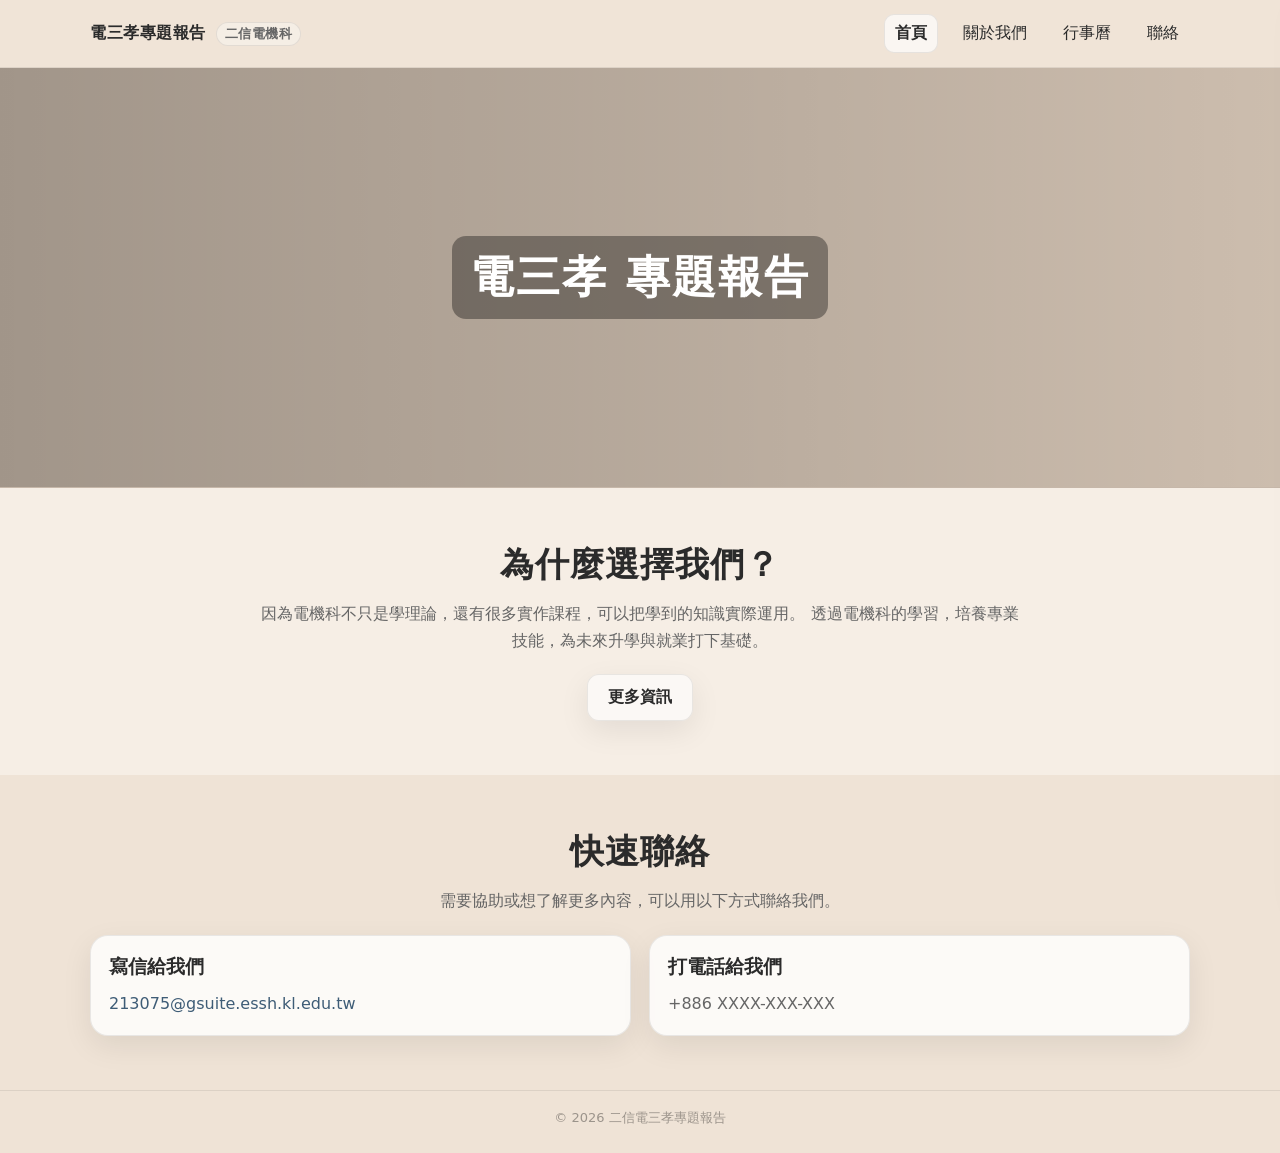
<file: index.html>
<!doctype html>
<html lang="zh-Hant">
<head>
  <meta charset="utf-8"/>
  <meta name="viewport" content="width=device-width, initial-scale=1"/>
  <title>電三孝專題報告｜首頁</title>
  <meta property="og:title" content="電三孝專題報告｜首頁">
  <meta property="og:description" content="丙級與乙級學科題庫線上測驗系統介紹與聯絡資訊。">
  <meta property="og:type" content="website">
  <meta property="og:url" content="https://tim-213075.github.io/2026-1-9-T3B-project-site/">
  <meta property="og:image" content="https://tim-213075.github.io/2026-1-9-T3B-project-site/assets/img/OG.png">
  <link rel="stylesheet" href="assets/css/style.css"/>
</head>
<body>

<header>
  <div class="container navbar">
    <div class="brand">
      <span>電三孝專題報告</span>
      <small>二信電機科</small>
    </div>

    <nav class="navlinks" data-nav>
      <a href="index.html">首頁</a>
      <a href="about.html">關於我們</a>
      <a href="calendar.html">行事曆</a>
      <a href="contact.html">聯絡</a>
    </nav>

    <button class="burger" data-burger>☰ 選單</button>
  </div>
</header>

<div class="drawer-backdrop" data-backdrop></div>
<aside class="drawer" data-drawer>
  <div class="drawer-top">
    <button class="drawer-close" data-close>✕ 選單</button>
  </div>
  <nav data-nav>
    <a href="index.html">首頁</a>
    <a href="about.html">關於我們</a>
    <a href="calendar.html">行事曆</a>
    <a href="contact.html">聯絡</a>
  </nav>
</aside>

<section class="hero">
  <div class="hero-content">
    <div class="hero-title">電三孝 專題報告</div>
  </div>
</section>

<section class="section">
  <div class="container">
    <h2>為什麼選擇我們？</h2>
    <p class="lead">
      因為電機科不只是學理論，還有很多實作課程，可以把學到的知識實際運用。
      透過電機科的學習，培養專業技能，為未來升學與就業打下基礎。
    </p>
    <div class="center">
      <a class="btn" href="about.html">更多資訊</a>
    </div>
  </div>
</section>

<section class="section alt">
  <div class="container">
    <h2>快速聯絡</h2>
    <p class="lead">需要協助或想了解更多內容，可以用以下方式聯絡我們。</p>

    <div class="grid">
      <div class="card">
        <h3>寫信給我們</h3>
        <p>
          <a href="mailto:213075@gsuite.essh.kl.edu.tw">213075@gsuite.essh.kl.edu.tw</a>
        </p>
      </div>
      <div class="card">
        <h3>打電話給我們</h3>
        <p>+886 XXXX-XXX-XXX</p>
      </div>
    </div>
  </div>
</section>

<footer>© 2026 二信電三孝專題報告</footer>
<script src="assets/js/main.js"></script>
</body>
</html>
</file>
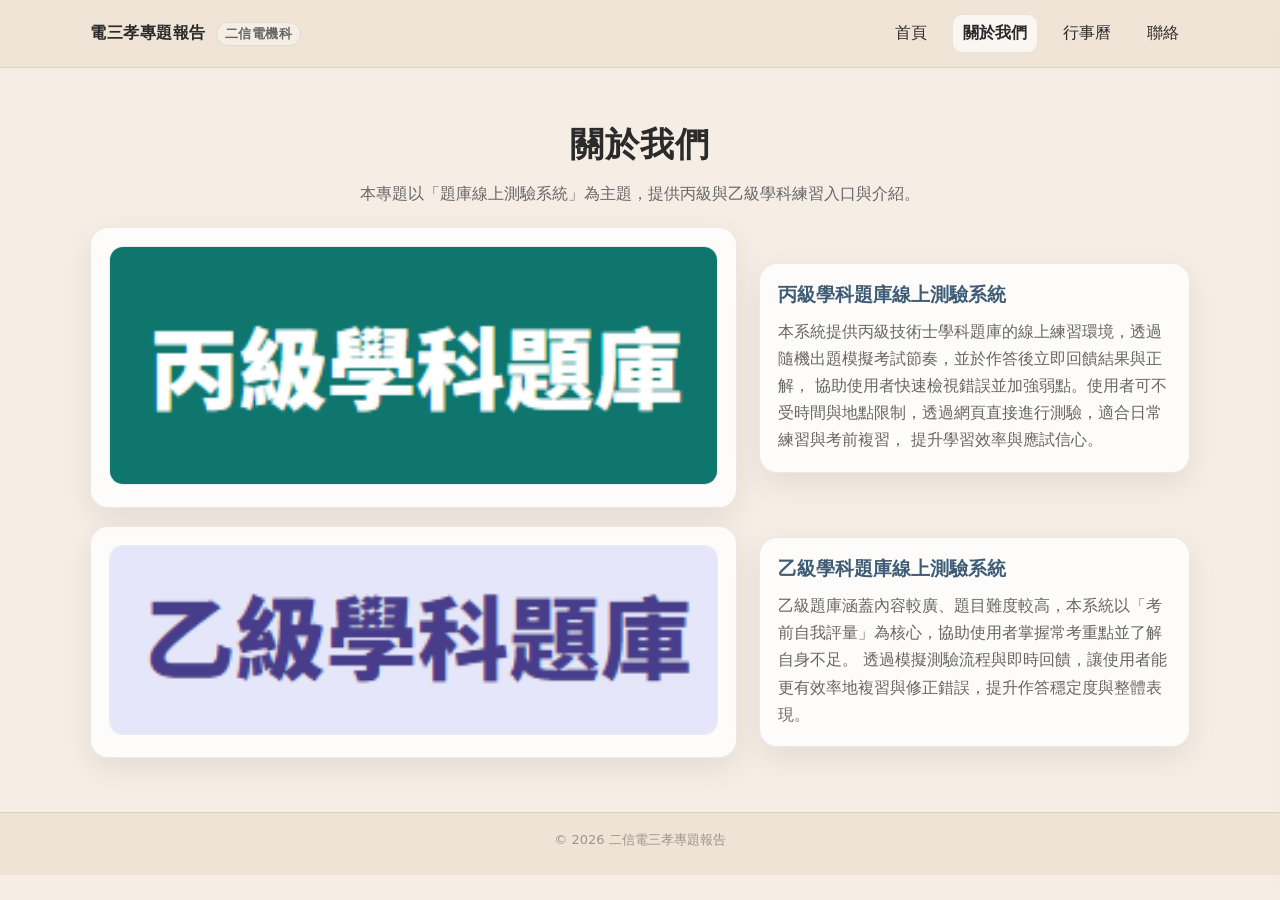
<file: about.html>
<!doctype html>
<html lang="zh-Hant">
<head>
  <meta charset="utf-8"/>
  <meta name="viewport" content="width=device-width, initial-scale=1"/>
  <title>電三孝專題報告｜關於我們</title>
  <link rel="stylesheet" href="assets/css/style.css"/>
</head>
<body>

<header>
  <div class="container navbar">
    <div class="brand">
      <span>電三孝專題報告</span>
      <small>二信電機科</small>
    </div>

    <nav class="navlinks" data-nav>
      <a href="index.html">首頁</a>
      <a href="about.html">關於我們</a>
      <a href="calendar.html">行事曆</a>
      <a href="contact.html">聯絡</a>
    </nav>

    <button class="burger" data-burger>☰ 選單</button>
  </div>
</header>

<div class="drawer-backdrop" data-backdrop></div>
<aside class="drawer" data-drawer>
  <div class="drawer-top">
    <button class="drawer-close" data-close>✕ 選單</button>
  </div>
  <nav data-nav>
    <a href="index.html">首頁</a>
    <a href="about.html">關於我們</a>
    <a href="calendar.html">行事曆</a>
    <a href="contact.html">聯絡</a>
  </nav>
</aside>

<section class="section">
  <div class="container">
    <h2>關於我們</h2>
    <p class="lead">本專題以「題庫線上測驗系統」為主題，提供丙級與乙級學科練習入口與介紹。</p>

    <div class="split">
      <div class="card">
        <img src="assets/img/B.png">
      </div>
      <div class="card">
        <h3>
          <a href="https://onlinetest.tw/btest/" target="_blank" rel="noreferrer">
            丙級學科題庫線上測驗系統
          </a>
        </h3>
        <p>
          本系統提供丙級技術士學科題庫的線上練習環境，透過隨機出題模擬考試節奏，並於作答後立即回饋結果與正解，
          協助使用者快速檢視錯誤並加強弱點。使用者可不受時間與地點限制，透過網頁直接進行測驗，適合日常練習與考前複習，
          提升學習效率與應試信心。
        </p>
      </div>
    </div>

    <div class="split" style="margin-top:18px;">
      <div class="card">
        <img src="assets/img/E.png">
      </div>
      <div class="card">
        <h3>
          <a href="https://onlinetest.tw/etest/" target="_blank" rel="noreferrer">
            乙級學科題庫線上測驗系統
          </a>
        </h3>
        <p>
          乙級題庫涵蓋內容較廣、題目難度較高，本系統以「考前自我評量」為核心，協助使用者掌握常考重點並了解自身不足。
          透過模擬測驗流程與即時回饋，讓使用者能更有效率地複習與修正錯誤，提升作答穩定度與整體表現。
        </p>
      </div>
    </div>

  </div>
</section>

<footer>© 2026 二信電三孝專題報告</footer>
<script src="assets/js/main.js"></script>
</body>
</html>
</file>
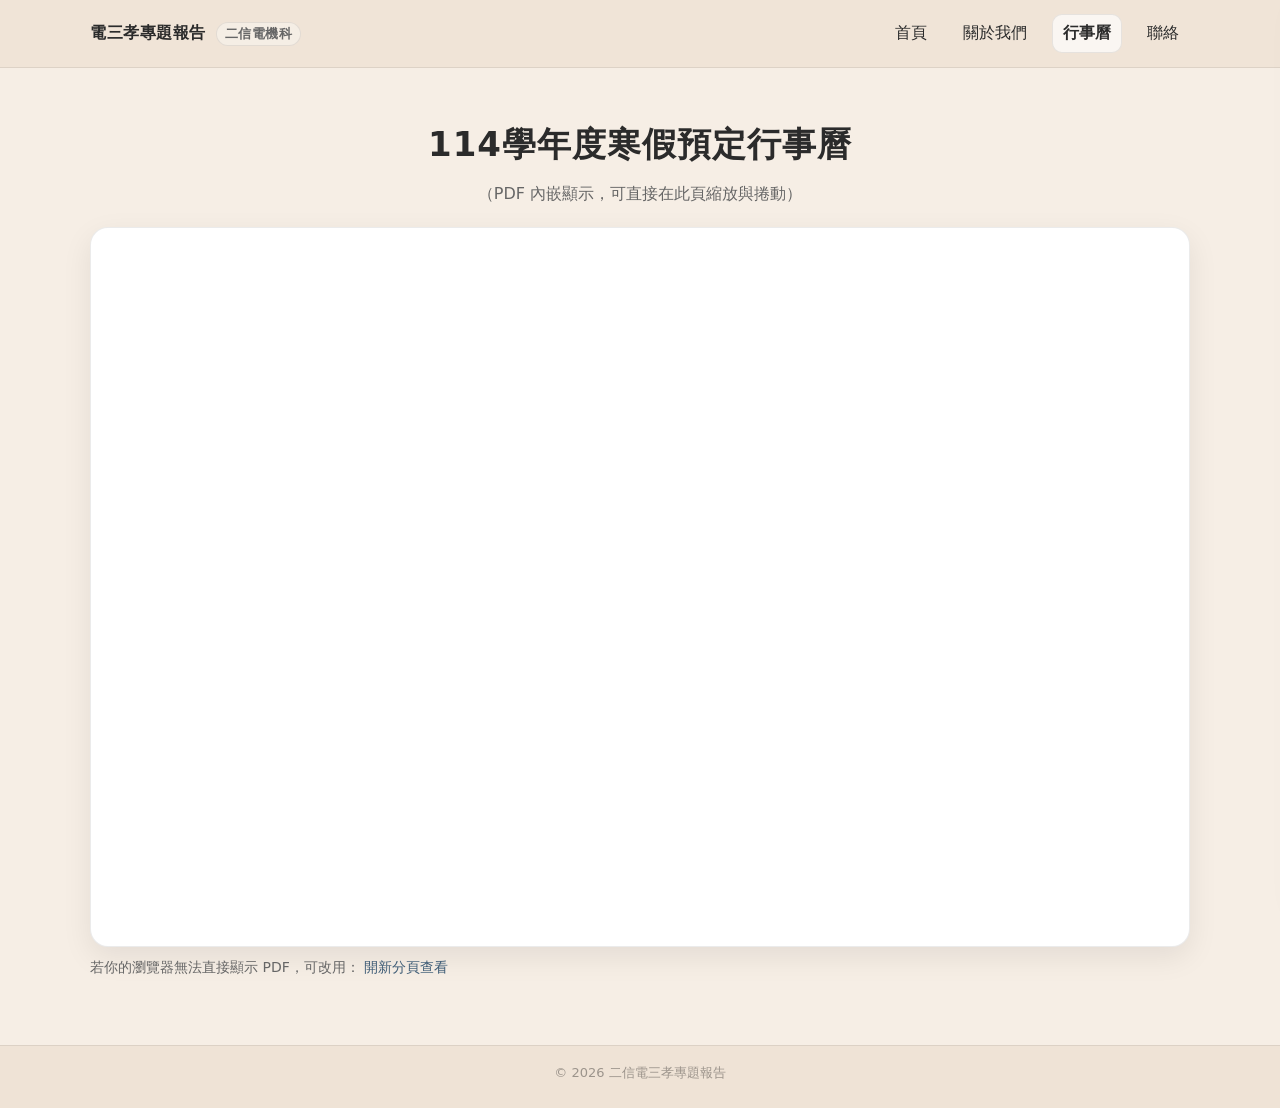
<file: calendar.html>
<!doctype html>
<html lang="zh-Hant">
<head>
  <meta charset="utf-8"/>
  <meta name="viewport" content="width=device-width, initial-scale=1"/>
  <title>電三孝專題報告｜行事曆</title>
  <link rel="stylesheet" href="assets/css/style.css"/>
</head>
<body>

<header>
  <div class="container navbar">
    <div class="brand">
      <span>電三孝專題報告</span>
      <small>二信電機科</small>
    </div>

    <nav class="navlinks" data-nav>
      <a href="index.html">首頁</a>
      <a href="about.html">關於我們</a>
      <a href="calendar.html">行事曆</a>
      <a href="contact.html">聯絡</a>
    </nav>

    <button class="burger" data-burger>☰ 選單</button>
  </div>
</header>

<div class="drawer-backdrop" data-backdrop></div>
<aside class="drawer" data-drawer>
  <div class="drawer-top">
    <button class="drawer-close" data-close>✕ 選單</button>
  </div>
  <nav data-nav>
    <a href="index.html">首頁</a>
    <a href="about.html">關於我們</a>
    <a href="calendar.html">行事曆</a>
    <a href="contact.html">聯絡</a>
  </nav>
</aside>

<section class="section page-calendar">
  <div class="container">
    <h2>114學年度寒假預定行事曆</h2>
    <p class="lead">（PDF 內嵌顯示，可直接在此頁縮放與捲動）</p>

    <div class="pdf-full">
      <iframe
        class="pdf-frame"
        src="assets/docs/calendar.pdf#zoom=page-fit"
        title="114學年度寒假預定行事曆 PDF"
      ></iframe>
    </div>

    <p class="pdf-fallback">
      若你的瀏覽器無法直接顯示 PDF，可改用：
      <a href="assets/docs/calendar.pdf" target="_blank" rel="noreferrer">開新分頁查看</a>
    </p>
  </div>
</section>

<footer>© 2026 二信電三孝專題報告</footer>
<script src="assets/js/main.js"></script>
</body>
</html>
</file>
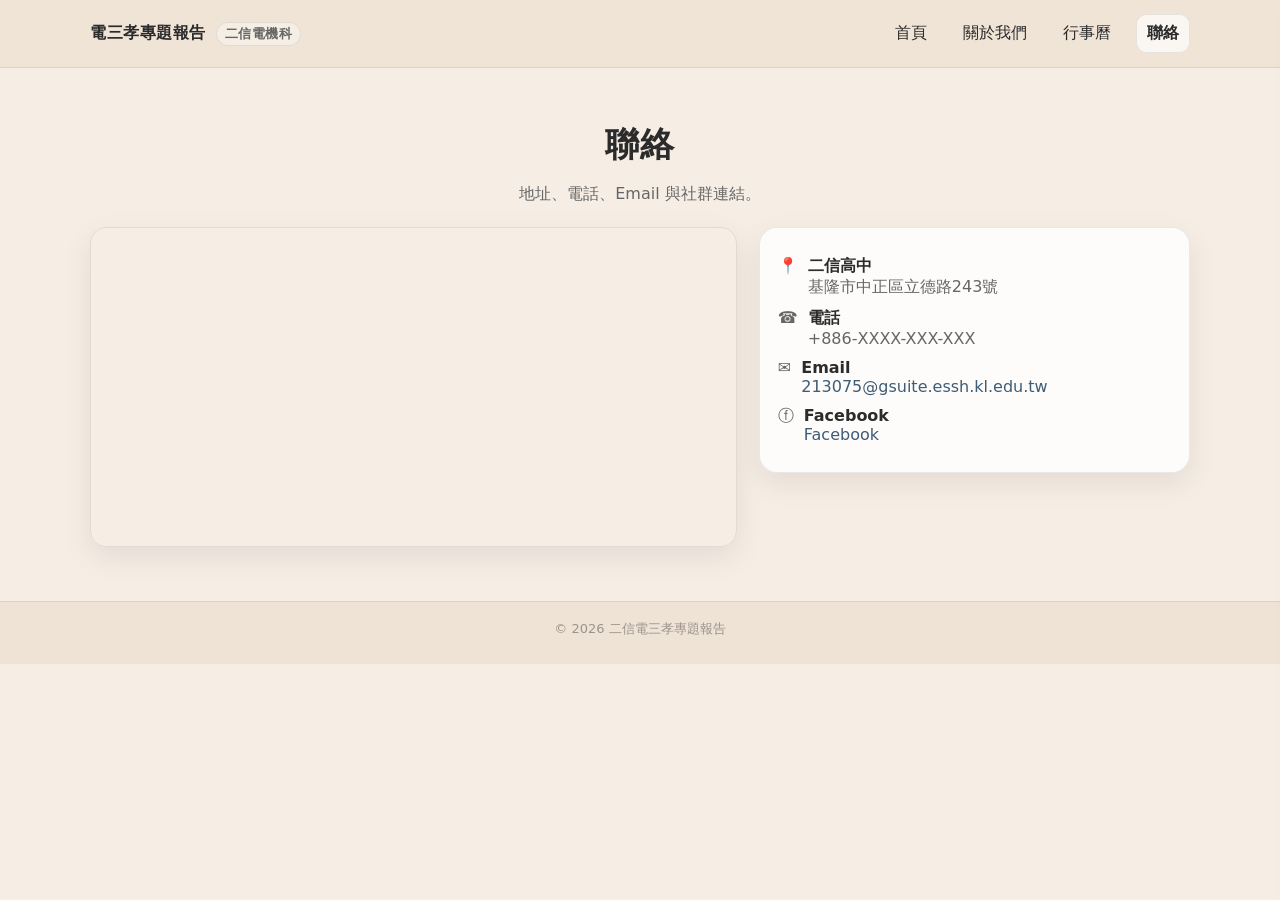
<file: contact.html>
<!doctype html>
<html lang="zh-Hant">
<head>
  <meta charset="utf-8"/>
  <meta name="viewport" content="width=device-width, initial-scale=1"/>
  <title>電三孝專題報告｜聯絡</title>
  <link rel="stylesheet" href="assets/css/style.css"/>
</head>
<body>

<header>
  <div class="container navbar">
    <div class="brand">
      <span>電三孝專題報告</span>
      <small>二信電機科</small>
    </div>

    <nav class="navlinks" data-nav>
      <a href="index.html">首頁</a>
      <a href="about.html">關於我們</a>
      <a href="calendar.html">行事曆</a>
      <a href="contact.html">聯絡</a>
    </nav>

    <button class="burger" data-burger>☰ 選單</button>
  </div>
</header>

<div class="drawer-backdrop" data-backdrop></div>
<aside class="drawer" data-drawer>
  <div class="drawer-top">
    <button class="drawer-close" data-close>✕ 選單</button>
  </div>
  <nav data-nav>
    <a href="index.html">首頁</a>
    <a href="about.html">關於我們</a>
    <a href="calendar.html">行事曆</a>
    <a href="contact.html">聯絡</a>
  </nav>
</aside>

<section class="section">
  <div class="container">
    <h2>聯絡</h2>
    <p class="lead">地址、電話、Email 與社群連結。</p>

    <div class="contact-wrap">
      <div class="map">
        <iframe
          src="https://www.google.com/maps/embed?pb=!1m18!1m12!1m3!1d34368.90207647572!2d121.73683865480993!3d25.115878049402664!2m3!1f0!2f0!3f0!3m2!1i1024!2i768!4f13.1!3m3!1m2!1s0x345d4fa979f91ba9%3A0x71f790a082624553!2z5Z-66ZqG5biC56eB56uL5LqM5L-h6auY57Sa5Lit5a24!5e0!3m2!1szh-TW!2stw!4v1767855159577!5m2!1szh-TW!2stw"
          width="100%" height="100%" style="border:0;"
          allowfullscreen="" loading="lazy"
          referrerpolicy="no-referrer-when-downgrade"></iframe>
      </div>

      <div class="info">
        <div class="item">📍 <div><strong>二信高中</strong><br>基隆市中正區立德路243號</div></div>
        <div class="item">☎️ <div><strong>電話</strong><br>+886-XXXX-XXX-XXX</div></div>
        <div class="item">✉️ <div><strong>Email</strong><br>
          <a href="mailto:213075@gsuite.essh.kl.edu.tw">213075@gsuite.essh.kl.edu.tw</a>
        </div></div>
        <div class="item">ⓕ <div><strong>Facebook</strong><br>
          <a href="https://www.facebook.com/EsshEED" target="_blank" rel="noreferrer">Facebook</a>
        </div></div>
      </div>
    </div>
  </div>
</section>

<footer>© 2026 二信電三孝專題報告</footer>
<script src="assets/js/main.js"></script>
</body>
</html>
</file>
<file: assets/css/style.css>
:root{
  --bg: #efe3d6;        
  --bg2:#f6eee5;        
  --text:#2b2b2b;       
  --muted:#666;
  --accent:#3e5c76;     
  --card:#ffffffcc;
  --shadow: 0 10px 30px rgba(0,0,0,.08);
  --border: rgba(0,0,0,.08);
}

*{ box-sizing:border-box; }
html,body{ margin:0; padding:0; font-family: system-ui, -apple-system, "Noto Sans TC", Arial; color:var(--text); background:var(--bg2); }

a{ color: var(--accent); text-decoration: none; }
a:hover{ text-decoration: underline; }

.container{ width:min(1100px, 92vw); margin:0 auto; }

header{
  position: sticky;
  top:0;
  z-index: 50;
  background: rgba(239,227,214,.92);
  backdrop-filter: blur(10px);
  border-bottom: 1px solid var(--border);
}

.navbar{
  display:flex;
  align-items:center;
  justify-content:space-between;
  gap:16px;
  padding: 14px 0;
}

.brand{
  display:flex;
  align-items:center;
  gap:10px;
  font-weight:800;
  letter-spacing:.5px;
}
.brand small{
  display:inline-block;
  padding:2px 8px;
  border: 1px solid var(--border);
  border-radius: 999px;
  font-weight:600;
  color:var(--muted);
  background: rgba(255,255,255,.35);
}

.navlinks{
  display:flex;
  align-items:center;
  gap:14px;
}

.navlinks a{
  padding:8px 10px;
  border-radius: 10px;
  color: var(--text);
  border: 1px solid transparent;
}
.navlinks a:hover{
  background: rgba(255,255,255,.45);
  border-color: var(--border);
}
.navlinks a.active{
  background: rgba(255,255,255,.65);
  border-color: var(--border);
  font-weight:700;
}

.burger{
  display:none;
  border:1px solid var(--border);
  background: rgba(255,255,255,.45);
  border-radius: 10px;
  padding:8px 10px;
  cursor:pointer;
}

.drawer-backdrop{
  position: fixed;
  inset:0;
  background: rgba(0,0,0,.35);
  display:none;
  z-index: 90;
}
.drawer{
  position: fixed;
  top:0; right:-320px;
  width: 300px;
  height: 100vh;
  background: rgba(239,227,214,.98);
  border-left: 1px solid var(--border);
  box-shadow: var(--shadow);
  transition: right .25s ease;
  z-index: 100;
  padding: 14px;
}
.drawer.open{ right:0; }
.drawer-backdrop.show{ display:block; }

.drawer-top{
  display:flex;
  justify-content:flex-end;
}
.drawer-close{
  border:1px solid var(--border);
  background: rgba(255,255,255,.55);
  border-radius: 10px;
  padding: 8px 10px;
  cursor:pointer;
}
.drawer a{
  display:block;
  padding: 12px 10px;
  border-radius: 12px;
  color: var(--text);
  margin-top: 6px;
  border: 1px solid transparent;
}
.drawer a:hover{
  background: rgba(255,255,255,.55);
  border-color: var(--border);
}

.hero{
  position: relative;
  height: 420px;
  background: center/cover no-repeat;
  background-color: #d7c7b7;
  border-bottom: 1px solid var(--border);
}
.hero::after{
  content:"";
  position:absolute;
  inset:0;
  background: linear-gradient(90deg, rgba(0,0,0,.25), rgba(0,0,0,.05));
}
.hero-content{
  position:absolute;
  inset:0;
  display:flex;
  align-items:center;
  justify-content:center;
  text-align:center;
  padding: 20px;
  z-index: 2;
}
.hero-title{
  display:inline-block;
  padding: 12px 18px;
  border-radius: 14px;
  background: rgba(0,0,0,.35);
  color: #fff;
  font-size: clamp(28px, 4vw, 44px);
  font-weight: 900;
  letter-spacing: 2px;
}

.section{
  padding: 54px 0;
  background: var(--bg2);
}
.section.alt{
  background: var(--bg);
}
.section h2{
  margin:0 0 12px;
  text-align:center;
  font-size: 34px;
  letter-spacing: 1px;
}
.section p.lead{
  margin:0 auto 20px;
  text-align:center;
  color: var(--muted);
  width: min(760px, 92vw);
  line-height: 1.7;
}

.btn{
  display:inline-block;
  padding: 12px 20px;
  border-radius: 12px;
  border: 1px solid var(--border);
  background: rgba(255,255,255,.6);
  color: var(--text);
  box-shadow: var(--shadow);
  font-weight:700;
}
.btn:hover{ background: rgba(255,255,255,.8); }

.center{ text-align:center; }

.grid{
  display:grid;
  grid-template-columns: 1fr 1fr;
  gap: 18px;
  margin-top: 18px;
}
.card{
  background: var(--card);
  border: 1px solid var(--border);
  border-radius: 18px;
  padding: 18px;
  box-shadow: var(--shadow);
}
.card h3{ margin:0 0 10px; }
.card p{ margin:0; color: var(--muted); line-height: 1.7; }
.card img{
  width:100%;
  border-radius: 14px;
  border: 1px solid var(--border);
  background:#fff;
}

.split{
  display:grid;
  grid-template-columns: 1.2fr .8fr;
  gap: 22px;
  align-items:center;
  margin-top: 18px;
}

.contact-wrap{
  display:grid;
  grid-template-columns: 1.2fr .8fr;
  gap: 22px;
  align-items: start;
}
.map{
  width:100%;
  height: 320px;
  border: 1px solid var(--border);
  border-radius: 16px;
  overflow:hidden;
  box-shadow: var(--shadow);
}
.info{
  background: var(--card);
  border: 1px solid var(--border);
  border-radius: 18px;
  padding: 18px;
  box-shadow: var(--shadow);
}
.info .item{ display:flex; gap:10px; margin: 10px 0; color: var(--muted); }
.info strong{ color: var(--text); }

footer{
  padding: 18px 0 26px;
  text-align:center;
  color: rgba(0,0,0,.35);
  font-size: 13px;
  background: var(--bg);
  border-top: 1px solid var(--border);
}

@media (max-width: 860px){
  .navlinks{ display:none; }
  .burger{ display:inline-block; }
  .grid, .split, .contact-wrap{ grid-template-columns: 1fr; }
  .hero{ height: 320px; }
}

.page-calendar .pdf-full{
  width: 100%;
  height: calc(100vh - 260px);
  min-height: 720px;          
  border: 1px solid var(--border);
  border-radius: 18px;
  overflow: hidden;
  background: #fff;
  box-shadow: var(--shadow);
}

.page-calendar .pdf-frame{
  width: 100%;
  height: 100%;
  border: 0;
  display: block;
}

.page-calendar .pdf-fallback{
  margin-top: 12px;
  color: var(--muted);
  font-size: 14px;
}
</file>
